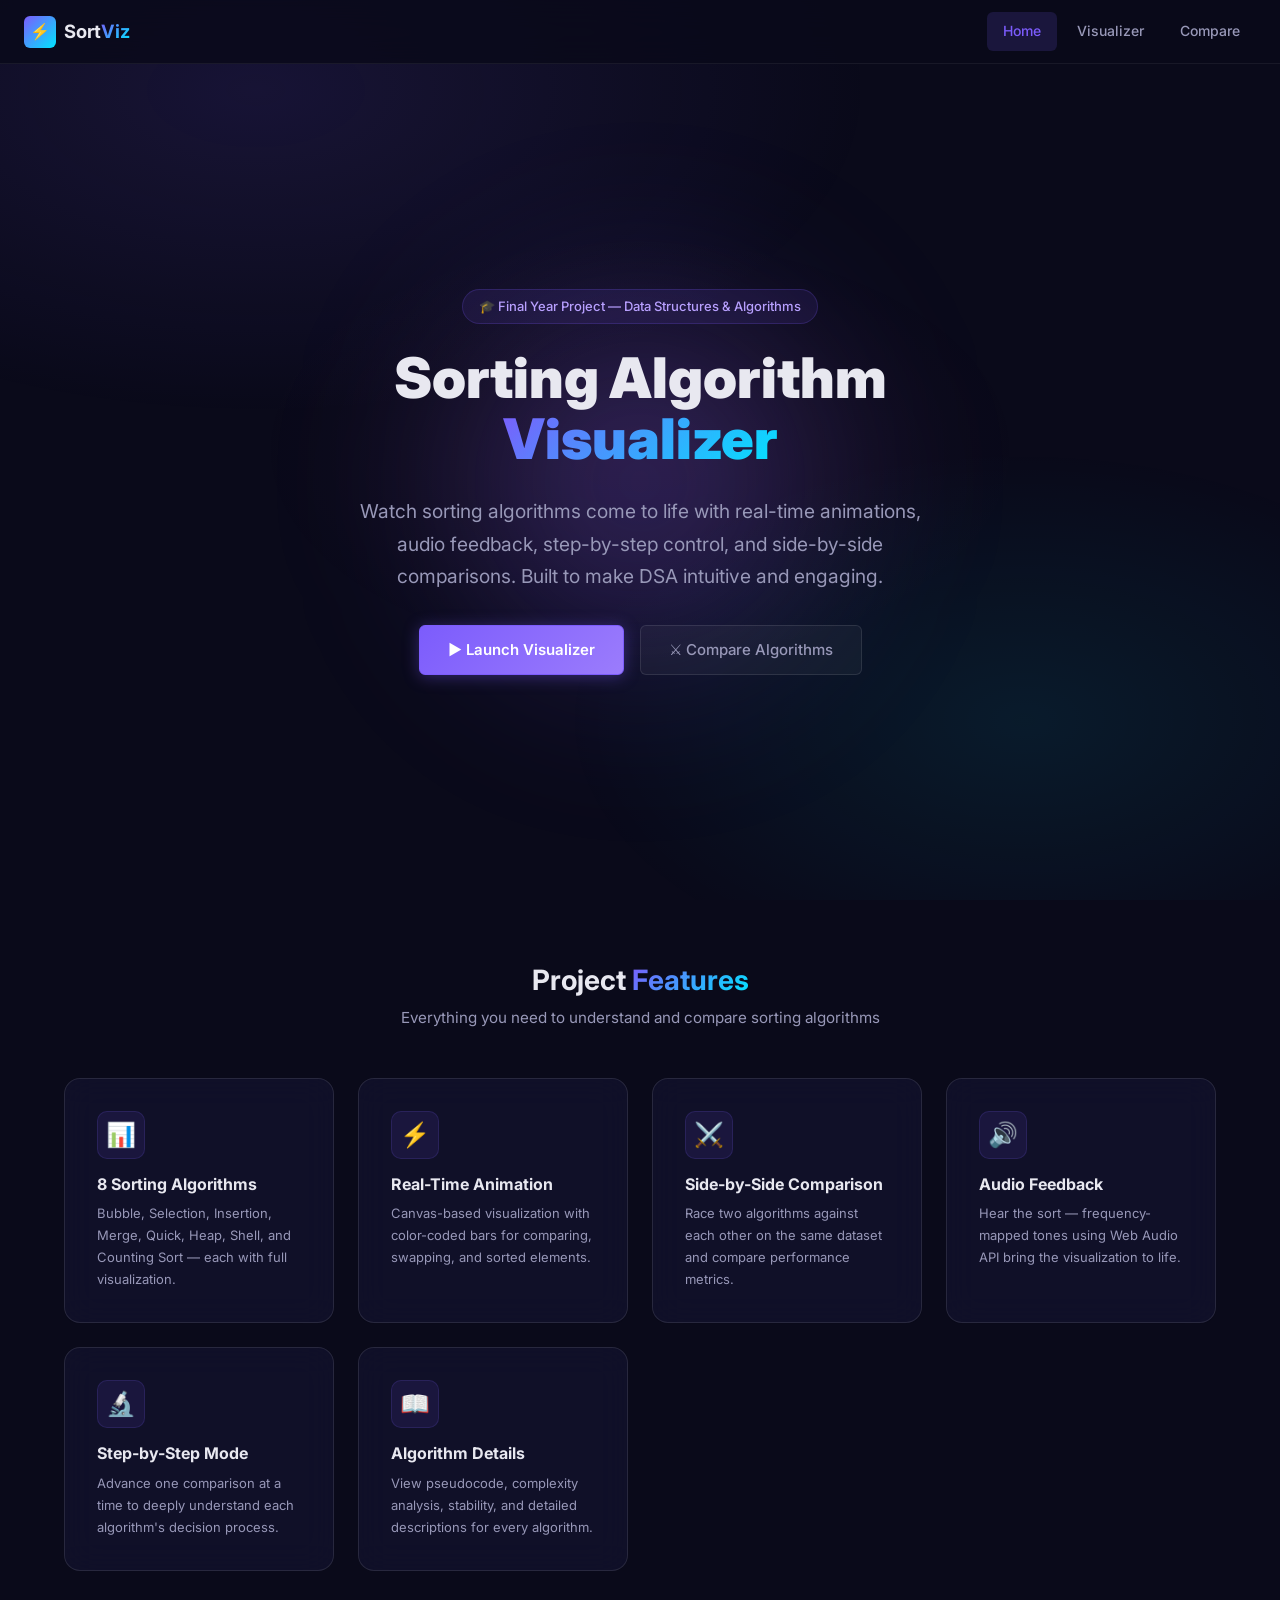
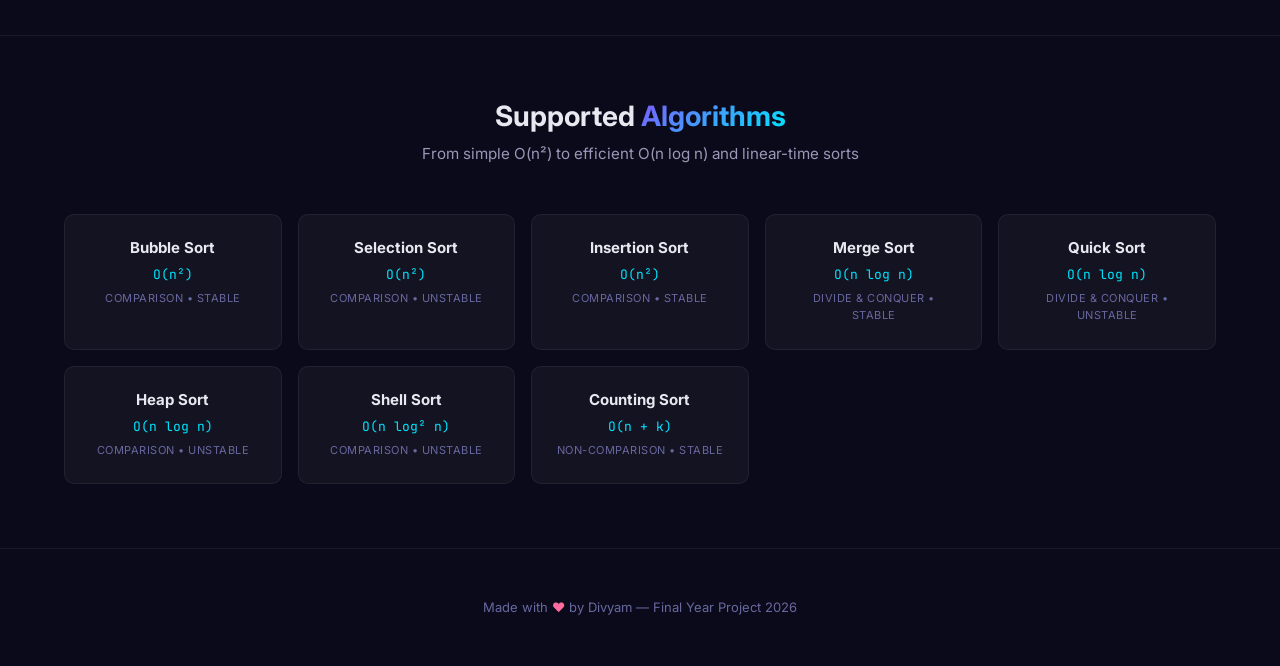
<file: index.html>
<!DOCTYPE html>
<html lang="en">
<head>
  <meta charset="UTF-8">
  <meta name="viewport" content="width=device-width, initial-scale=1.0">
  <title>DSA Sorting Visualizer — by Divyam</title>
  <meta name="description" content="An interactive sorting algorithm visualizer. Compare Bubble, Selection, Insertion, Merge, Quick, Heap, Shell, and Counting Sort with real-time animations, audio feedback, and side-by-side comparisons.">
  <link rel="stylesheet" href="css/base.css">
  <link rel="stylesheet" href="css/components.css">
  <link rel="stylesheet" href="css/landing.css">
</head>
<body>

  <!-- Navbar -->
  <div class="navbar">
    <a href="index.html" class="logo">
      <div class="logo-icon">⚡</div>
      <span>Sort<span class="text-gradient">Viz</span></span>
    </a>
    <nav>
      <a href="index.html" class="nav-link active">Home</a>
      <a href="visualizer.html" class="nav-link">Visualizer</a>
      <a href="compare.html" class="nav-link">Compare</a>
    </nav>
  </div>

  <div class="landing-page">

    <!-- Hero Section -->
    <section class="hero">
      <div class="hero-glow"></div>
      <div class="hero-badge">🎓 Final Year Project — Data Structures & Algorithms</div>
      <h1>Sorting Algorithm<br><span class="text-gradient">Visualizer</span></h1>
      <p class="hero-subtitle">
        Watch sorting algorithms come to life with real-time animations, audio feedback, step-by-step control, and side-by-side comparisons. Built to make DSA intuitive and engaging.
      </p>
      <div class="hero-actions">
        <a href="visualizer.html" class="btn btn-primary">▶ Launch Visualizer</a>
        <a href="compare.html" class="btn">⚔ Compare Algorithms</a>
      </div>
    </section>

    <!-- Features Section -->
    <section class="features-section">
      <div class="container">
        <div class="section-header">
          <h2>Project <span class="text-gradient">Features</span></h2>
          <p>Everything you need to understand and compare sorting algorithms</p>
        </div>
        <div class="features-grid">
          <div class="feature-card">
            <div class="feature-icon">📊</div>
            <h3>8 Sorting Algorithms</h3>
            <p>Bubble, Selection, Insertion, Merge, Quick, Heap, Shell, and Counting Sort — each with full visualization.</p>
          </div>
          <div class="feature-card">
            <div class="feature-icon">⚡</div>
            <h3>Real-Time Animation</h3>
            <p>Canvas-based visualization with color-coded bars for comparing, swapping, and sorted elements.</p>
          </div>
          <div class="feature-card">
            <div class="feature-icon">⚔️</div>
            <h3>Side-by-Side Comparison</h3>
            <p>Race two algorithms against each other on the same dataset and compare performance metrics.</p>
          </div>
          <div class="feature-card">
            <div class="feature-icon">🔊</div>
            <h3>Audio Feedback</h3>
            <p>Hear the sort — frequency-mapped tones using Web Audio API bring the visualization to life.</p>
          </div>
          <div class="feature-card">
            <div class="feature-icon">🔬</div>
            <h3>Step-by-Step Mode</h3>
            <p>Advance one comparison at a time to deeply understand each algorithm's decision process.</p>
          </div>
          <div class="feature-card">
            <div class="feature-icon">📖</div>
            <h3>Algorithm Details</h3>
            <p>View pseudocode, complexity analysis, stability, and detailed descriptions for every algorithm.</p>
          </div>
        </div>
      </div>
    </section>

    <!-- Algorithms Showcase -->
    <section class="algo-section">
      <div class="container">
        <div class="section-header">
          <h2>Supported <span class="text-gradient">Algorithms</span></h2>
          <p>From simple O(n²) to efficient O(n log n) and linear-time sorts</p>
        </div>
        <div class="algo-grid">
          <div class="algo-card">
            <h4>Bubble Sort</h4>
            <div class="complexity">O(n²)</div>
            <div class="algo-type">Comparison • Stable</div>
          </div>
          <div class="algo-card">
            <h4>Selection Sort</h4>
            <div class="complexity">O(n²)</div>
            <div class="algo-type">Comparison • Unstable</div>
          </div>
          <div class="algo-card">
            <h4>Insertion Sort</h4>
            <div class="complexity">O(n²)</div>
            <div class="algo-type">Comparison • Stable</div>
          </div>
          <div class="algo-card">
            <h4>Merge Sort</h4>
            <div class="complexity">O(n log n)</div>
            <div class="algo-type">Divide & Conquer • Stable</div>
          </div>
          <div class="algo-card">
            <h4>Quick Sort</h4>
            <div class="complexity">O(n log n)</div>
            <div class="algo-type">Divide & Conquer • Unstable</div>
          </div>
          <div class="algo-card">
            <h4>Heap Sort</h4>
            <div class="complexity">O(n log n)</div>
            <div class="algo-type">Comparison • Unstable</div>
          </div>
          <div class="algo-card">
            <h4>Shell Sort</h4>
            <div class="complexity">O(n log² n)</div>
            <div class="algo-type">Comparison • Unstable</div>
          </div>
          <div class="algo-card">
            <h4>Counting Sort</h4>
            <div class="complexity">O(n + k)</div>
            <div class="algo-type">Non-Comparison • Stable</div>
          </div>
        </div>
      </div>
    </section>

    <!-- Footer -->
    <footer class="footer">
      <div class="container">
        <p>Made with <span class="heart">♥</span> by Divyam — Final Year Project 2026</p>
      </div>
    </footer>

  </div>

</body>
</html>
</file>
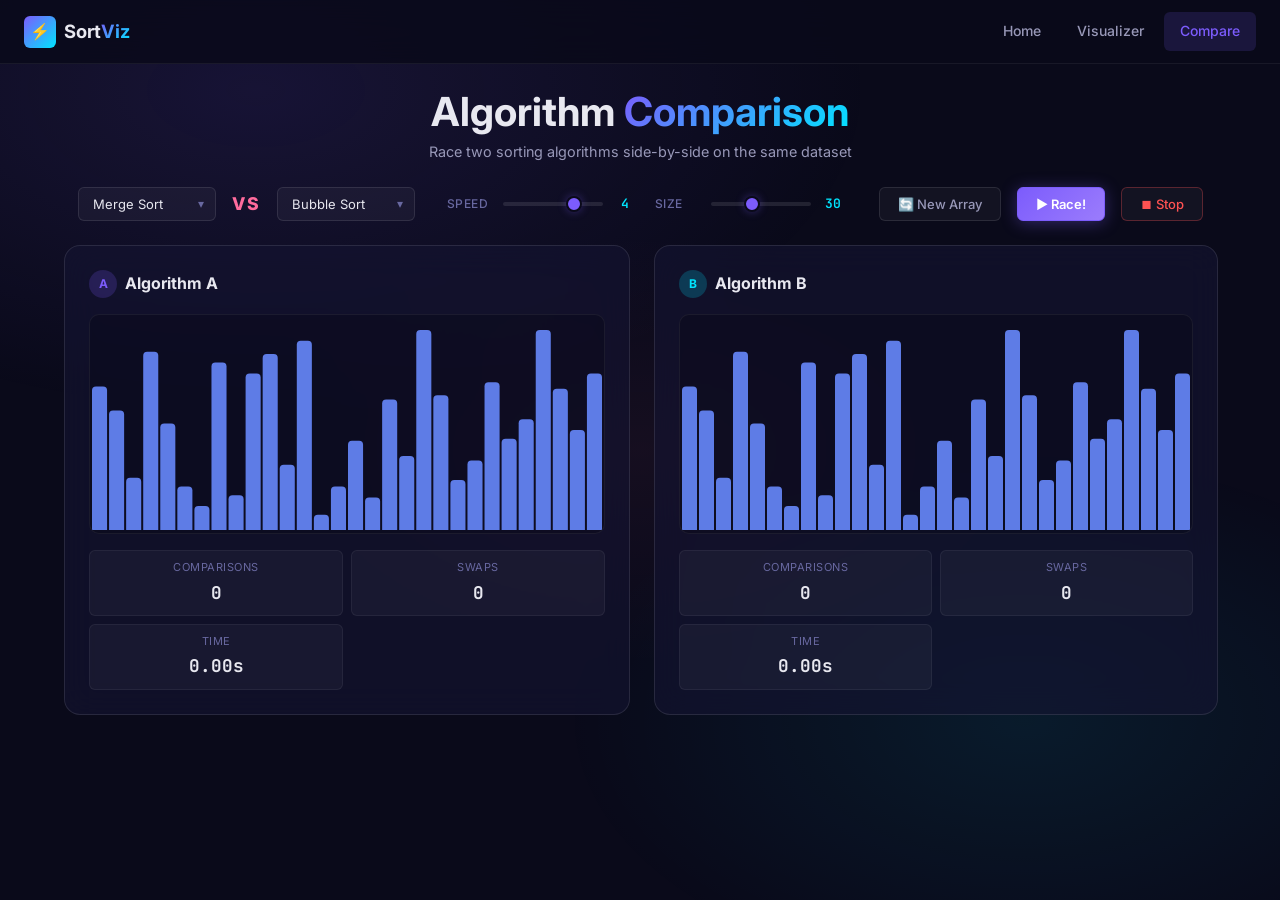
<file: compare.html>
<!DOCTYPE html>
<html lang="en">
<head>
  <meta charset="UTF-8">
  <meta name="viewport" content="width=device-width, initial-scale=1.0">
  <title>Compare — DSA Sorting Visualizer</title>
  <meta name="description" content="Race two sorting algorithms side-by-side on the same dataset. Compare performance metrics in real time.">
  <link rel="stylesheet" href="css/base.css">
  <link rel="stylesheet" href="css/components.css">
  <link rel="stylesheet" href="css/compare.css">
</head>
<body>

  <!-- Navbar -->
  <div class="navbar">
    <a href="index.html" class="logo">
      <div class="logo-icon">⚡</div>
      <span>Sort<span class="text-gradient">Viz</span></span>
    </a>
    <nav>
      <a href="index.html" class="nav-link">Home</a>
      <a href="visualizer.html" class="nav-link">Visualizer</a>
      <a href="compare.html" class="nav-link active">Compare</a>
    </nav>
  </div>

  <div class="compare-page">
    <div class="container">

      <!-- Header -->
      <div class="compare-header">
        <h1>Algorithm <span class="text-gradient">Comparison</span></h1>
        <p>Race two sorting algorithms side-by-side on the same dataset</p>
      </div>

      <!-- Setup Controls -->
      <div class="compare-setup">
        <div class="select-wrap">
          <select id="algo-select-a">
            <option value="bubble">Bubble Sort</option>
            <option value="selection">Selection Sort</option>
            <option value="insertion">Insertion Sort</option>
            <option value="merge" selected>Merge Sort</option>
            <option value="quick">Quick Sort</option>
            <option value="heap">Heap Sort</option>
            <option value="shell">Shell Sort</option>
            <option value="counting">Counting Sort</option>
          </select>
        </div>
        <span class="vs-label">VS</span>
        <div class="select-wrap">
          <select id="algo-select-b">
            <option value="bubble" selected>Bubble Sort</option>
            <option value="selection">Selection Sort</option>
            <option value="insertion">Insertion Sort</option>
            <option value="merge">Merge Sort</option>
            <option value="quick">Quick Sort</option>
            <option value="heap">Heap Sort</option>
            <option value="shell">Shell Sort</option>
            <option value="counting">Counting Sort</option>
          </select>
        </div>
        <div class="divider"></div>
        <div class="range-control">
          <span class="range-label">Speed</span>
          <input type="range" id="compare-speed" min="1" max="5" value="4" step="1">
          <span class="range-value" id="compare-speed-val">4</span>
        </div>
        <div class="range-control">
          <span class="range-label">Size</span>
          <input type="range" id="compare-size" min="10" max="60" value="30" step="5">
          <span class="range-value" id="compare-size-val">30</span>
        </div>
        <div class="divider"></div>
        <button class="btn" id="compare-new-array">🔄 New Array</button>
        <button class="btn btn-primary" id="compare-start">▶ Race!</button>
        <button class="btn btn-danger" id="compare-stop">⏹ Stop</button>
      </div>

      <!-- Dual Canvas Grid -->
      <div class="compare-grid">
        <!-- Panel A -->
        <div class="compare-panel panel-a">
          <div class="compare-panel-header">
            <div class="compare-panel-title">
              <span class="panel-num">A</span>
              <span>Algorithm A</span>
            </div>
          </div>
          <div class="compare-canvas-wrap">
            <canvas id="canvas-a"></canvas>
          </div>
          <div class="compare-stats">
            <div class="compare-stat">
              <div class="label">Comparisons</div>
              <div class="value" id="comp-a-comparisons">0</div>
            </div>
            <div class="compare-stat">
              <div class="label">Swaps</div>
              <div class="value" id="comp-a-swaps">0</div>
            </div>
            <div class="compare-stat">
              <div class="label">Time</div>
              <div class="value" id="comp-a-time">0.00s</div>
            </div>
          </div>
        </div>

        <!-- Panel B -->
        <div class="compare-panel panel-b">
          <div class="compare-panel-header">
            <div class="compare-panel-title">
              <span class="panel-num">B</span>
              <span>Algorithm B</span>
            </div>
          </div>
          <div class="compare-canvas-wrap">
            <canvas id="canvas-b"></canvas>
          </div>
          <div class="compare-stats">
            <div class="compare-stat">
              <div class="label">Comparisons</div>
              <div class="value" id="comp-b-comparisons">0</div>
            </div>
            <div class="compare-stat">
              <div class="label">Swaps</div>
              <div class="value" id="comp-b-swaps">0</div>
            </div>
            <div class="compare-stat">
              <div class="label">Time</div>
              <div class="value" id="comp-b-time">0.00s</div>
            </div>
          </div>
        </div>
      </div>

      <!-- Result Banner -->
      <div class="compare-result" id="compare-result">
        <h2>🏆 <span id="winner-name">Winner!</span></h2>
        <p class="result-details" id="result-details"></p>
      </div>

    </div>
  </div>

  <!-- Scripts -->
  <script src="js/algorithms/bubble.js"></script>
  <script src="js/algorithms/selection.js"></script>
  <script src="js/algorithms/insertion.js"></script>
  <script src="js/algorithms/merge.js"></script>
  <script src="js/algorithms/quick.js"></script>
  <script src="js/algorithms/heap.js"></script>
  <script src="js/algorithms/shell.js"></script>
  <script src="js/algorithms/counting.js"></script>
  <script src="js/visualizer.js"></script>
  <script src="js/compare.js"></script>
  <script>
    // Register algorithms so Compare can look them up
    Visualizer.registerAlgorithm(BubbleSort);
    Visualizer.registerAlgorithm(SelectionSort);
    Visualizer.registerAlgorithm(InsertionSort);
    Visualizer.registerAlgorithm(MergeSort);
    Visualizer.registerAlgorithm(QuickSort);
    Visualizer.registerAlgorithm(HeapSort);
    Visualizer.registerAlgorithm(ShellSort);
    Visualizer.registerAlgorithm(CountingSort);
    // Init compare page
    Compare.init();
  </script>

</body>
</html>
</file>
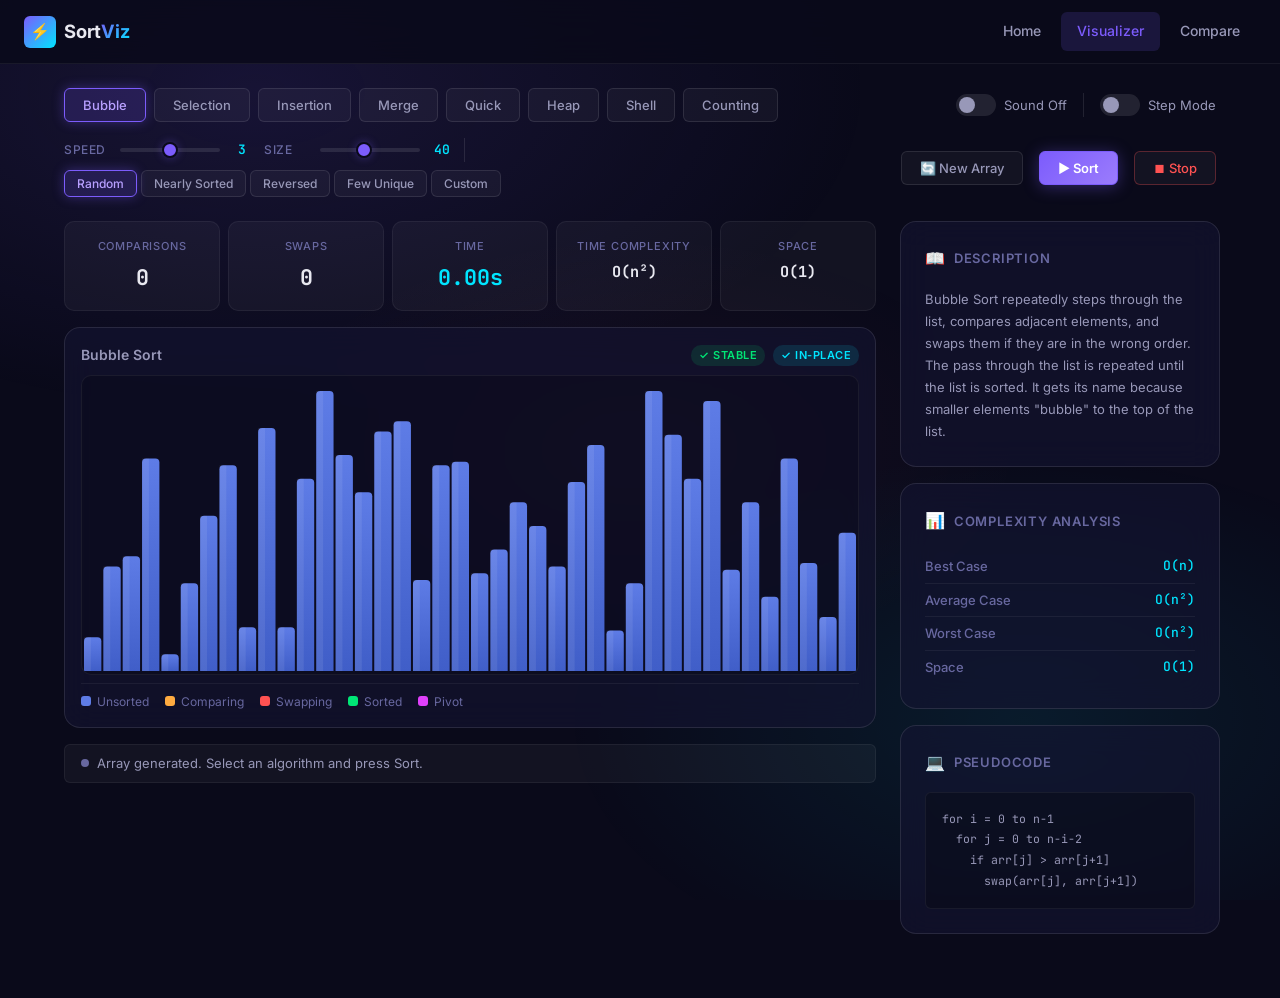
<file: visualizer.html>
<!DOCTYPE html>
<html lang="en">
<head>
  <meta charset="UTF-8">
  <meta name="viewport" content="width=device-width, initial-scale=1.0">
  <title>Visualizer — DSA Sorting Visualizer</title>
  <meta name="description" content="Interactive sorting algorithm visualizer with 8 algorithms, audio feedback, step-by-step mode, and real-time statistics.">
  <link rel="stylesheet" href="css/base.css">
  <link rel="stylesheet" href="css/components.css">
  <link rel="stylesheet" href="css/visualizer.css">
</head>
<body>

  <!-- Navbar -->
  <div class="navbar">
    <a href="index.html" class="logo">
      <div class="logo-icon">⚡</div>
      <span>Sort<span class="text-gradient">Viz</span></span>
    </a>
    <nav>
      <a href="index.html" class="nav-link">Home</a>
      <a href="visualizer.html" class="nav-link active">Visualizer</a>
      <a href="compare.html" class="nav-link">Compare</a>
    </nav>
  </div>

  <div class="viz-page">
    <div class="container">

      <!-- Algorithm Selection -->
      <div class="controls-section">
        <div class="controls-left">
          <div class="btn-group">
            <button class="btn algo-btn active" data-algo="bubble">Bubble</button>
            <button class="btn algo-btn" data-algo="selection">Selection</button>
            <button class="btn algo-btn" data-algo="insertion">Insertion</button>
            <button class="btn algo-btn" data-algo="merge">Merge</button>
            <button class="btn algo-btn" data-algo="quick">Quick</button>
            <button class="btn algo-btn" data-algo="heap">Heap</button>
            <button class="btn algo-btn" data-algo="shell">Shell</button>
            <button class="btn algo-btn" data-algo="counting">Counting</button>
          </div>
        </div>
        <div class="controls-right">
          <label class="toggle-wrap">
            <div class="toggle">
              <input type="checkbox" id="audio-toggle">
              <span class="toggle-slider"></span>
            </div>
            <span id="audio-label">Sound Off</span>
          </label>
          <div class="divider"></div>
          <label class="toggle-wrap">
            <div class="toggle">
              <input type="checkbox" id="step-toggle">
              <span class="toggle-slider"></span>
            </div>
            <span>Step Mode</span>
          </label>
        </div>
      </div>

      <!-- Speed, Size, Array Mode, Actions -->
      <div class="controls-section">
        <div class="controls-left">
          <div class="range-control">
            <span class="range-label">Speed</span>
            <input type="range" id="speed" min="1" max="5" value="3" step="1">
            <span class="range-value" id="speed-val">3</span>
          </div>
          <div class="range-control">
            <span class="range-label">Size</span>
            <input type="range" id="size" min="10" max="80" value="40" step="5">
            <span class="range-value" id="size-val">40</span>
          </div>
          <div class="divider"></div>
          <div class="array-mode-btns">
            <button class="btn array-mode-btn active" data-mode="random">Random</button>
            <button class="btn array-mode-btn" data-mode="nearly">Nearly Sorted</button>
            <button class="btn array-mode-btn" data-mode="reversed">Reversed</button>
            <button class="btn array-mode-btn" data-mode="few-unique">Few Unique</button>
            <button class="btn array-mode-btn" data-mode="custom">Custom</button>
          </div>
        </div>
        <div class="controls-right">
          <button class="btn" id="btn-new-array">🔄 New Array</button>
          <button class="btn btn-primary" id="btn-sort">▶ Sort</button>
          <button class="btn btn-danger" id="btn-stop">⏹ Stop</button>
          <button class="btn" id="btn-step" style="display:none;">⏭ Step</button>
        </div>
      </div>

      <!-- Custom array input (hidden by default) -->
      <div class="controls-section" id="custom-input-wrap" style="display:none;">
        <div class="custom-array-input">
          <input type="text" id="custom-array-input" class="text-input" placeholder="e.g. 45, 23, 78, 12, 56, 90, 34">
          <button class="btn btn-primary" id="btn-apply-custom">Apply</button>
        </div>
      </div>

      <!-- Main Layout: Canvas + Sidebar -->
      <div class="viz-layout">

        <!-- Left: Canvas + Stats -->
        <div>
          <!-- Stats Row -->
          <div class="stats-grid" style="margin-bottom: var(--space-md);">
            <div class="stat-box">
              <div class="stat-label">Comparisons</div>
              <div class="stat-value" id="comparisons">0</div>
            </div>
            <div class="stat-box">
              <div class="stat-label">Swaps</div>
              <div class="stat-value" id="swaps">0</div>
            </div>
            <div class="stat-box">
              <div class="stat-label">Time</div>
              <div class="stat-value highlight" id="timer">0.00s</div>
            </div>
            <div class="stat-box">
              <div class="stat-label">Time Complexity</div>
              <div class="stat-value" id="stat-time-complexity" style="font-size:0.95rem;">O(n²)</div>
            </div>
            <div class="stat-box">
              <div class="stat-label">Space</div>
              <div class="stat-value" id="stat-space-complexity" style="font-size:0.95rem;">O(1)</div>
            </div>
          </div>

          <!-- Canvas -->
          <div class="canvas-card">
            <div class="canvas-header">
              <span class="canvas-title" id="algo-title">Bubble Sort</span>
              <div id="algo-properties" class="properties"></div>
            </div>
            <div id="canvas-wrap">
              <canvas id="canvas"></canvas>
            </div>
            <div class="legend">
              <div class="legend-item"><div class="legend-dot" style="background:var(--bar-default)"></div> Unsorted</div>
              <div class="legend-item"><div class="legend-dot" style="background:var(--bar-comparing)"></div> Comparing</div>
              <div class="legend-item"><div class="legend-dot" style="background:var(--bar-swapping)"></div> Swapping</div>
              <div class="legend-item"><div class="legend-dot" style="background:var(--bar-sorted)"></div> Sorted</div>
              <div class="legend-item"><div class="legend-dot" style="background:var(--bar-pivot)"></div> Pivot</div>
            </div>
          </div>

          <!-- Status Bar -->
          <div class="status-bar" style="margin-top: var(--space-md);">
            <div class="status-dot idle" id="status-dot"></div>
            <span id="status-text">Press "New Array" then "Sort" to begin.</span>
          </div>
        </div>

        <!-- Right: Info Panel -->
        <div class="info-panel">
          <!-- Description -->
          <div class="info-card">
            <div class="info-card-title"><span class="icon">📖</span> Description</div>
            <p class="algo-description" id="algo-description">
              Bubble Sort repeatedly steps through the list, compares adjacent elements, and swaps them if they are in the wrong order.
            </p>
          </div>

          <!-- Complexity -->
          <div class="info-card">
            <div class="info-card-title"><span class="icon">📊</span> Complexity Analysis</div>
            <table class="complexity-table">
              <tbody id="complexity-body">
                <tr><td>Best Case</td><td>O(n)</td></tr>
                <tr><td>Average Case</td><td>O(n²)</td></tr>
                <tr><td>Worst Case</td><td>O(n²)</td></tr>
                <tr><td>Space</td><td>O(1)</td></tr>
              </tbody>
            </table>
          </div>

          <!-- Pseudocode -->
          <div class="info-card">
            <div class="info-card-title"><span class="icon">💻</span> Pseudocode</div>
            <div class="pseudocode" id="pseudocode">for i = 0 to n-1
  for j = 0 to n-i-2
    if arr[j] > arr[j+1]
      swap(arr[j], arr[j+1])</div>
          </div>
        </div>

      </div>
    </div>
  </div>

  <!-- Scripts -->
  <script src="js/audio.js"></script>
  <script src="js/algorithms/bubble.js"></script>
  <script src="js/algorithms/selection.js"></script>
  <script src="js/algorithms/insertion.js"></script>
  <script src="js/algorithms/merge.js"></script>
  <script src="js/algorithms/quick.js"></script>
  <script src="js/algorithms/heap.js"></script>
  <script src="js/algorithms/shell.js"></script>
  <script src="js/algorithms/counting.js"></script>
  <script src="js/visualizer.js"></script>
  <script src="js/controls.js"></script>
  <script>
    // Register all algorithms
    Visualizer.registerAlgorithm(BubbleSort);
    Visualizer.registerAlgorithm(SelectionSort);
    Visualizer.registerAlgorithm(InsertionSort);
    Visualizer.registerAlgorithm(MergeSort);
    Visualizer.registerAlgorithm(QuickSort);
    Visualizer.registerAlgorithm(HeapSort);
    Visualizer.registerAlgorithm(ShellSort);
    Visualizer.registerAlgorithm(CountingSort);
    // Init controls
    Controls.init();
  </script>

</body>
</html>
</file>
<file: css/base.css>
/* ============================================
   DSA Sorting Visualizer — Design System
   base.css — Variables, Reset, Typography
   ============================================ */

@import url('https://fonts.googleapis.com/css2?family=Inter:wght@300;400;500;600;700;800;900&family=JetBrains+Mono:wght@400;500;600&display=swap');

/* --- Color Tokens --- */
:root {
  /* Background layers */
  --bg-primary: #0a0a1a;
  --bg-secondary: #10102a;
  --bg-card: rgba(20, 20, 50, 0.6);
  --bg-card-solid: #14143a;
  --bg-glass: rgba(255, 255, 255, 0.04);
  --bg-glass-hover: rgba(255, 255, 255, 0.08);
  --bg-input: rgba(255, 255, 255, 0.06);

  /* Accent colors */
  --accent-primary: #7c5cfc;
  --accent-primary-glow: rgba(124, 92, 252, 0.35);
  --accent-secondary: #00e5ff;
  --accent-secondary-glow: rgba(0, 229, 255, 0.25);
  --accent-tertiary: #ff6b9d;
  --accent-success: #00e676;
  --accent-warning: #ffab40;
  --accent-danger: #ff5252;

  /* Text */
  --text-primary: #e8e8f0;
  --text-secondary: #9898b8;
  --text-muted: #6868a0;
  --text-accent: #b8a0ff;

  /* Borders */
  --border-subtle: rgba(255, 255, 255, 0.06);
  --border-default: rgba(255, 255, 255, 0.10);
  --border-accent: rgba(124, 92, 252, 0.30);

  /* Bar colors for visualizer */
  --bar-default: #5e7ce6;
  --bar-comparing: #ffab40;
  --bar-swapping: #ff5252;
  --bar-sorted: #00e676;
  --bar-pivot: #e040fb;
  --bar-selected: #00e5ff;

  /* Shadows */
  --shadow-sm: 0 2px 8px rgba(0, 0, 0, 0.3);
  --shadow-md: 0 4px 24px rgba(0, 0, 0, 0.4);
  --shadow-lg: 0 8px 48px rgba(0, 0, 0, 0.5);
  --shadow-glow: 0 0 30px var(--accent-primary-glow);

  /* Radii */
  --radius-sm: 6px;
  --radius-md: 10px;
  --radius-lg: 16px;
  --radius-xl: 24px;

  /* Spacing */
  --space-xs: 4px;
  --space-sm: 8px;
  --space-md: 16px;
  --space-lg: 24px;
  --space-xl: 32px;
  --space-2xl: 48px;
  --space-3xl: 64px;

  /* Transitions */
  --transition-fast: 0.15s cubic-bezier(0.4, 0, 0.2, 1);
  --transition-normal: 0.25s cubic-bezier(0.4, 0, 0.2, 1);
  --transition-slow: 0.4s cubic-bezier(0.4, 0, 0.2, 1);

  /* Layout */
  --max-width: 1200px;
  --nav-height: 64px;
}

/* --- Reset --- */
*, *::before, *::after {
  box-sizing: border-box;
  margin: 0;
  padding: 0;
}

html {
  scroll-behavior: smooth;
  -webkit-font-smoothing: antialiased;
  -moz-osx-font-smoothing: grayscale;
}

body {
  font-family: 'Inter', -apple-system, BlinkMacSystemFont, sans-serif;
  background: var(--bg-primary);
  color: var(--text-primary);
  min-height: 100vh;
  line-height: 1.6;
  overflow-x: hidden;
}

/* Animated background gradient */
body::before {
  content: '';
  position: fixed;
  top: 0; left: 0;
  width: 100%; height: 100%;
  background:
    radial-gradient(ellipse 80% 60% at 20% 10%, rgba(124, 92, 252, 0.12), transparent 60%),
    radial-gradient(ellipse 60% 50% at 80% 80%, rgba(0, 229, 255, 0.08), transparent 60%),
    radial-gradient(ellipse 50% 40% at 50% 50%, rgba(255, 107, 157, 0.05), transparent 60%);
  pointer-events: none;
  z-index: 0;
}

img, svg { display: block; max-width: 100%; }

a {
  color: var(--accent-secondary);
  text-decoration: none;
  transition: color var(--transition-fast);
}
a:hover { color: var(--text-primary); }

ul, ol { list-style: none; }

/* --- Typography --- */
h1, h2, h3, h4, h5, h6 {
  font-weight: 700;
  line-height: 1.2;
  color: var(--text-primary);
}

h1 { font-size: clamp(1.8rem, 4vw, 2.5rem); }
h2 { font-size: clamp(1.3rem, 3vw, 1.75rem); }
h3 { font-size: clamp(1rem, 2vw, 1.25rem); }

.text-gradient {
  background: linear-gradient(135deg, var(--accent-primary), var(--accent-secondary));
  -webkit-background-clip: text;
  -webkit-text-fill-color: transparent;
  background-clip: text;
}

.text-mono {
  font-family: 'JetBrains Mono', 'Fira Code', monospace;
}

/* --- Utility --- */
.container {
  width: 100%;
  max-width: var(--max-width);
  margin: 0 auto;
  padding: 0 var(--space-lg);
  position: relative;
  z-index: 1;
}

.sr-only {
  position: absolute;
  width: 1px; height: 1px;
  padding: 0; margin: -1px;
  overflow: hidden;
  clip: rect(0,0,0,0);
  border: 0;
}

/* --- Scrollbar --- */
::-webkit-scrollbar { width: 8px; height: 8px; }
::-webkit-scrollbar-track { background: var(--bg-secondary); }
::-webkit-scrollbar-thumb {
  background: rgba(124, 92, 252, 0.3);
  border-radius: 4px;
}
::-webkit-scrollbar-thumb:hover { background: rgba(124, 92, 252, 0.5); }

/* --- Selection --- */
::selection {
  background: var(--accent-primary);
  color: #fff;
}

/* --- Keyframes --- */
@keyframes fadeIn {
  from { opacity: 0; transform: translateY(12px); }
  to { opacity: 1; transform: translateY(0); }
}

@keyframes slideUp {
  from { opacity: 0; transform: translateY(30px); }
  to { opacity: 1; transform: translateY(0); }
}

@keyframes pulse {
  0%, 100% { opacity: 1; }
  50% { opacity: 0.5; }
}

@keyframes glow {
  0%, 100% { box-shadow: 0 0 20px var(--accent-primary-glow); }
  50% { box-shadow: 0 0 40px var(--accent-primary-glow), 0 0 60px var(--accent-secondary-glow); }
}

@keyframes float {
  0%, 100% { transform: translateY(0); }
  50% { transform: translateY(-8px); }
}
</file>
<file: css/components.css>
/* ============================================
   DSA Sorting Visualizer — Components
   Navbar, Buttons, Cards, Controls, Stats
   ============================================ */

/* --- Navbar --- */
.navbar {
  position: sticky;
  top: 0;
  z-index: 100;
  height: var(--nav-height);
  display: flex;
  align-items: center;
  justify-content: space-between;
  padding: 0 var(--space-lg);
  background: rgba(10, 10, 26, 0.85);
  backdrop-filter: blur(20px);
  -webkit-backdrop-filter: blur(20px);
  border-bottom: 1px solid var(--border-subtle);
}

.navbar .logo {
  display: flex;
  align-items: center;
  gap: var(--space-sm);
  font-weight: 700;
  font-size: 1.15rem;
  color: var(--text-primary);
}

.navbar .logo-icon {
  width: 32px;
  height: 32px;
  border-radius: var(--radius-sm);
  background: linear-gradient(135deg, var(--accent-primary), var(--accent-secondary));
  display: flex;
  align-items: center;
  justify-content: center;
  font-size: 16px;
}

.navbar nav {
  display: flex;
  gap: var(--space-xs);
}

.nav-link {
  padding: var(--space-sm) var(--space-md);
  border-radius: var(--radius-sm);
  font-size: 0.875rem;
  font-weight: 500;
  color: var(--text-secondary);
  transition: all var(--transition-fast);
}

.nav-link:hover {
  background: var(--bg-glass-hover);
  color: var(--text-primary);
}

.nav-link.active {
  background: rgba(124, 92, 252, 0.15);
  color: var(--accent-primary);
}

/* --- Glass Card --- */
.card {
  background: var(--bg-card);
  backdrop-filter: blur(16px);
  -webkit-backdrop-filter: blur(16px);
  border: 1px solid var(--border-default);
  border-radius: var(--radius-lg);
  padding: var(--space-lg);
  transition: all var(--transition-normal);
}

.card:hover {
  border-color: var(--border-accent);
  box-shadow: var(--shadow-glow);
}

.card-header {
  display: flex;
  align-items: center;
  justify-content: space-between;
  margin-bottom: var(--space-md);
}

.card-title {
  font-size: 1rem;
  font-weight: 600;
  color: var(--text-primary);
}

/* --- Buttons --- */
.btn {
  display: inline-flex;
  align-items: center;
  justify-content: center;
  gap: var(--space-sm);
  padding: 8px 18px;
  font-family: 'Inter', sans-serif;
  font-size: 0.8125rem;
  font-weight: 500;
  border: 1px solid var(--border-default);
  border-radius: var(--radius-sm);
  background: var(--bg-glass);
  color: var(--text-secondary);
  cursor: pointer;
  transition: all var(--transition-fast);
  white-space: nowrap;
  user-select: none;
}

.btn:hover {
  background: var(--bg-glass-hover);
  color: var(--text-primary);
  border-color: var(--border-accent);
}

.btn:active { transform: scale(0.97); }

.btn.active {
  background: rgba(124, 92, 252, 0.18);
  border-color: var(--accent-primary);
  color: var(--text-accent);
  box-shadow: 0 0 12px var(--accent-primary-glow);
}

.btn-primary {
  background: linear-gradient(135deg, var(--accent-primary), #9b7cfc);
  border-color: var(--accent-primary);
  color: #fff;
  font-weight: 600;
  box-shadow: 0 2px 16px var(--accent-primary-glow);
}

.btn-primary:hover {
  background: linear-gradient(135deg, #6b4ce6, var(--accent-primary));
  color: #fff;
  box-shadow: 0 4px 24px var(--accent-primary-glow);
  transform: translateY(-1px);
}

.btn-danger {
  border-color: rgba(255, 82, 82, 0.3);
  color: var(--accent-danger);
}
.btn-danger:hover {
  background: rgba(255, 82, 82, 0.12);
  border-color: var(--accent-danger);
}

.btn-icon {
  width: 36px;
  height: 36px;
  padding: 0;
  font-size: 1rem;
}

.btn-group {
  display: flex;
  flex-wrap: wrap;
  gap: var(--space-sm);
}

/* --- Range Slider --- */
.range-control {
  display: flex;
  align-items: center;
  gap: var(--space-sm);
}

.range-label {
  font-size: 0.75rem;
  font-weight: 500;
  color: var(--text-muted);
  text-transform: uppercase;
  letter-spacing: 0.5px;
  min-width: 48px;
}

.range-value {
  font-size: 0.8125rem;
  font-weight: 600;
  color: var(--accent-secondary);
  min-width: 28px;
  text-align: center;
  font-family: 'JetBrains Mono', monospace;
}

input[type="range"] {
  -webkit-appearance: none;
  appearance: none;
  width: 100px;
  height: 4px;
  border-radius: 2px;
  background: rgba(255, 255, 255, 0.1);
  outline: none;
  cursor: pointer;
}

input[type="range"]::-webkit-slider-thumb {
  -webkit-appearance: none;
  width: 16px;
  height: 16px;
  border-radius: 50%;
  background: var(--accent-primary);
  border: 2px solid var(--bg-primary);
  box-shadow: 0 0 8px var(--accent-primary-glow);
  cursor: pointer;
  transition: all var(--transition-fast);
}

input[type="range"]::-webkit-slider-thumb:hover {
  transform: scale(1.2);
  box-shadow: 0 0 16px var(--accent-primary-glow);
}

input[type="range"]::-moz-range-thumb {
  width: 16px;
  height: 16px;
  border-radius: 50%;
  background: var(--accent-primary);
  border: 2px solid var(--bg-primary);
  cursor: pointer;
}

/* --- Stat Boxes --- */
.stats-grid {
  display: grid;
  grid-template-columns: repeat(auto-fit, minmax(120px, 1fr));
  gap: var(--space-sm);
}

.stat-box {
  background: var(--bg-glass);
  border: 1px solid var(--border-subtle);
  border-radius: var(--radius-md);
  padding: var(--space-md);
  text-align: center;
  transition: all var(--transition-fast);
}

.stat-box:hover {
  border-color: var(--border-accent);
  background: var(--bg-glass-hover);
}

.stat-label {
  font-size: 0.6875rem;
  font-weight: 500;
  text-transform: uppercase;
  letter-spacing: 0.8px;
  color: var(--text-muted);
  margin-bottom: var(--space-xs);
}

.stat-value {
  font-size: 1.35rem;
  font-weight: 700;
  color: var(--text-primary);
  font-family: 'JetBrains Mono', monospace;
}

.stat-value.highlight {
  color: var(--accent-secondary);
}

/* --- Select / Dropdown --- */
.select-wrap {
  position: relative;
}

.select-wrap select {
  appearance: none;
  -webkit-appearance: none;
  padding: 8px 36px 8px 14px;
  font-family: 'Inter', sans-serif;
  font-size: 0.8125rem;
  background: var(--bg-glass);
  border: 1px solid var(--border-default);
  border-radius: var(--radius-sm);
  color: var(--text-primary);
  cursor: pointer;
  outline: none;
  transition: all var(--transition-fast);
}

.select-wrap select:hover {
  border-color: var(--border-accent);
}

.select-wrap::after {
  content: '▾';
  position: absolute;
  right: 12px;
  top: 50%;
  transform: translateY(-50%);
  color: var(--text-muted);
  pointer-events: none;
  font-size: 0.75rem;
}

/* --- Input --- */
.text-input {
  padding: 8px 14px;
  font-family: 'JetBrains Mono', monospace;
  font-size: 0.8125rem;
  background: var(--bg-input);
  border: 1px solid var(--border-default);
  border-radius: var(--radius-sm);
  color: var(--text-primary);
  outline: none;
  transition: all var(--transition-fast);
  width: 100%;
}

.text-input:focus {
  border-color: var(--accent-primary);
  box-shadow: 0 0 0 3px var(--accent-primary-glow);
}

.text-input::placeholder {
  color: var(--text-muted);
}

/* --- Status Bar --- */
.status-bar {
  display: flex;
  align-items: center;
  gap: var(--space-sm);
  padding: var(--space-sm) var(--space-md);
  font-size: 0.8125rem;
  color: var(--text-secondary);
  background: var(--bg-glass);
  border-radius: var(--radius-sm);
  border: 1px solid var(--border-subtle);
  min-height: 38px;
}

.status-dot {
  width: 8px;
  height: 8px;
  border-radius: 50%;
  background: var(--accent-success);
  flex-shrink: 0;
}

.status-dot.idle { background: var(--text-muted); }
.status-dot.running { background: var(--accent-warning); animation: pulse 1s infinite; }
.status-dot.done { background: var(--accent-success); }

/* --- Toggle Switch --- */
.toggle-wrap {
  display: flex;
  align-items: center;
  gap: var(--space-sm);
  font-size: 0.8125rem;
  color: var(--text-secondary);
  cursor: pointer;
}

.toggle {
  position: relative;
  width: 40px;
  height: 22px;
}

.toggle input {
  opacity: 0;
  width: 0;
  height: 0;
}

.toggle-slider {
  position: absolute;
  inset: 0;
  background: rgba(255, 255, 255, 0.1);
  border-radius: 11px;
  transition: all var(--transition-fast);
  cursor: pointer;
}

.toggle-slider::before {
  content: '';
  position: absolute;
  top: 3px;
  left: 3px;
  width: 16px;
  height: 16px;
  border-radius: 50%;
  background: var(--text-secondary);
  transition: all var(--transition-fast);
}

.toggle input:checked + .toggle-slider {
  background: var(--accent-primary);
}

.toggle input:checked + .toggle-slider::before {
  transform: translateX(18px);
  background: #fff;
}

/* --- Tabs --- */
.tabs {
  display: flex;
  gap: 2px;
  background: var(--bg-glass);
  border-radius: var(--radius-sm);
  padding: 3px;
  border: 1px solid var(--border-subtle);
}

.tab {
  flex: 1;
  padding: 6px 16px;
  font-size: 0.8125rem;
  font-weight: 500;
  color: var(--text-muted);
  background: transparent;
  border: none;
  border-radius: 4px;
  cursor: pointer;
  transition: all var(--transition-fast);
  text-align: center;
}

.tab:hover { color: var(--text-secondary); }

.tab.active {
  background: var(--accent-primary);
  color: #fff;
  box-shadow: 0 2px 8px var(--accent-primary-glow);
}

/* --- Badge --- */
.badge {
  display: inline-flex;
  align-items: center;
  padding: 2px 8px;
  font-size: 0.6875rem;
  font-weight: 600;
  border-radius: 10px;
  text-transform: uppercase;
  letter-spacing: 0.5px;
}

.badge-stable {
  background: rgba(0, 230, 118, 0.12);
  color: var(--accent-success);
}

.badge-unstable {
  background: rgba(255, 82, 82, 0.12);
  color: var(--accent-danger);
}

.badge-inplace {
  background: rgba(0, 229, 255, 0.12);
  color: var(--accent-secondary);
}

/* --- Responsive --- */
@media (max-width: 768px) {
  .navbar {
    padding: 0 var(--space-md);
  }

  .navbar nav {
    gap: 0;
  }

  .nav-link {
    padding: var(--space-sm) var(--space-sm);
    font-size: 0.8rem;
  }

  .card {
    padding: var(--space-md);
  }

  .stats-grid {
    grid-template-columns: repeat(2, 1fr);
  }
}

@media (max-width: 480px) {
  .stats-grid {
    grid-template-columns: 1fr 1fr;
  }

  .btn-group {
    width: 100%;
  }

  .btn-group .btn {
    flex: 1;
    min-width: 0;
  }
}
</file>
<file: css/landing.css>
/* ============================================
   DSA Sorting Visualizer — Landing Page
   Hero, features, footer
   ============================================ */

.landing-page {
  animation: fadeIn 0.6s ease;
}

/* --- Hero --- */
.hero {
  min-height: calc(100vh - var(--nav-height));
  display: flex;
  flex-direction: column;
  align-items: center;
  justify-content: center;
  text-align: center;
  padding: var(--space-3xl) var(--space-lg);
  position: relative;
}

.hero-badge {
  display: inline-flex;
  align-items: center;
  gap: var(--space-sm);
  padding: 6px 16px;
  background: rgba(124, 92, 252, 0.1);
  border: 1px solid rgba(124, 92, 252, 0.2);
  border-radius: 20px;
  font-size: 0.8125rem;
  font-weight: 500;
  color: var(--text-accent);
  margin-bottom: var(--space-lg);
  animation: fadeIn 0.6s ease 0.1s both;
}

.hero h1 {
  font-size: clamp(2.2rem, 6vw, 3.5rem);
  font-weight: 900;
  line-height: 1.1;
  margin-bottom: var(--space-lg);
  animation: fadeIn 0.6s ease 0.2s both;
}

.hero-subtitle {
  font-size: clamp(1rem, 2vw, 1.2rem);
  color: var(--text-secondary);
  max-width: 600px;
  line-height: 1.7;
  margin-bottom: var(--space-xl);
  animation: fadeIn 0.6s ease 0.3s both;
}

.hero-actions {
  display: flex;
  gap: var(--space-md);
  animation: fadeIn 0.6s ease 0.4s both;
}

.hero-actions .btn {
  padding: 12px 28px;
  font-size: 0.9375rem;
}

/* Animated glow orb behind hero */
.hero-glow {
  position: absolute;
  width: 500px;
  height: 500px;
  border-radius: 50%;
  background: radial-gradient(circle, var(--accent-primary-glow), transparent 70%);
  filter: blur(80px);
  z-index: -1;
  animation: float 6s ease-in-out infinite;
}

/* --- Features Section --- */
.features-section {
  padding: var(--space-3xl) 0;
}

.section-header {
  text-align: center;
  margin-bottom: var(--space-2xl);
}

.section-header h2 {
  margin-bottom: var(--space-sm);
}

.section-header p {
  color: var(--text-secondary);
  font-size: 0.95rem;
}

.features-grid {
  display: grid;
  grid-template-columns: repeat(auto-fit, minmax(260px, 1fr));
  gap: var(--space-lg);
}

.feature-card {
  background: var(--bg-card);
  backdrop-filter: blur(16px);
  border: 1px solid var(--border-default);
  border-radius: var(--radius-lg);
  padding: var(--space-xl);
  transition: all var(--transition-normal);
  animation: slideUp 0.6s ease both;
}

.feature-card:nth-child(1) { animation-delay: 0.1s; }
.feature-card:nth-child(2) { animation-delay: 0.2s; }
.feature-card:nth-child(3) { animation-delay: 0.3s; }
.feature-card:nth-child(4) { animation-delay: 0.4s; }
.feature-card:nth-child(5) { animation-delay: 0.5s; }
.feature-card:nth-child(6) { animation-delay: 0.6s; }

.feature-card:hover {
  border-color: var(--border-accent);
  box-shadow: var(--shadow-glow);
  transform: translateY(-4px);
}

.feature-icon {
  width: 48px;
  height: 48px;
  border-radius: var(--radius-md);
  display: flex;
  align-items: center;
  justify-content: center;
  font-size: 1.5rem;
  margin-bottom: var(--space-md);
  background: rgba(124, 92, 252, 0.1);
  border: 1px solid rgba(124, 92, 252, 0.15);
}

.feature-card h3 {
  font-size: 1rem;
  margin-bottom: var(--space-sm);
}

.feature-card p {
  font-size: 0.8125rem;
  color: var(--text-secondary);
  line-height: 1.7;
}

/* --- Algorithms Section --- */
.algo-section {
  padding: var(--space-3xl) 0;
  border-top: 1px solid var(--border-subtle);
}

.algo-grid {
  display: grid;
  grid-template-columns: repeat(auto-fit, minmax(200px, 1fr));
  gap: var(--space-md);
}

.algo-card {
  background: var(--bg-glass);
  border: 1px solid var(--border-subtle);
  border-radius: var(--radius-md);
  padding: var(--space-lg);
  text-align: center;
  transition: all var(--transition-normal);
}

.algo-card:hover {
  border-color: var(--border-accent);
  background: var(--bg-glass-hover);
  transform: translateY(-2px);
}

.algo-card h4 {
  font-size: 0.9375rem;
  margin-bottom: var(--space-sm);
}

.algo-card .complexity {
  font-family: 'JetBrains Mono', monospace;
  font-size: 0.8125rem;
  color: var(--accent-secondary);
  margin-bottom: var(--space-xs);
}

.algo-card .algo-type {
  font-size: 0.6875rem;
  color: var(--text-muted);
  text-transform: uppercase;
  letter-spacing: 0.5px;
}

/* --- Footer --- */
.footer {
  padding: var(--space-2xl) 0;
  border-top: 1px solid var(--border-subtle);
  text-align: center;
}

.footer p {
  font-size: 0.8125rem;
  color: var(--text-muted);
}

.footer .heart {
  color: var(--accent-tertiary);
}

/* --- Responsive --- */
@media (max-width: 480px) {
  .hero-actions {
    flex-direction: column;
    width: 100%;
    max-width: 280px;
  }

  .hero-actions .btn {
    width: 100%;
  }
}
</file>
<file: css/compare.css>
/* ============================================
   DSA Sorting Visualizer — Compare Page
   Side-by-side dual-canvas layout
   ============================================ */

.compare-page {
  padding: var(--space-lg) 0 var(--space-3xl);
  animation: fadeIn 0.5s ease;
}

.compare-header {
  text-align: center;
  margin-bottom: var(--space-lg);
}

.compare-header h1 {
  margin-bottom: var(--space-xs);
}

.compare-header p {
  color: var(--text-secondary);
  font-size: 0.9rem;
}

/* --- Setup Row --- */
.compare-setup {
  display: flex;
  flex-wrap: wrap;
  align-items: center;
  justify-content: center;
  gap: var(--space-md);
  margin-bottom: var(--space-lg);
}

.compare-setup .vs-label {
  font-size: 1.1rem;
  font-weight: 800;
  color: var(--accent-tertiary);
  text-transform: uppercase;
  letter-spacing: 2px;
}

/* --- Dual Canvas Grid --- */
.compare-grid {
  display: grid;
  grid-template-columns: 1fr 1fr;
  gap: var(--space-lg);
  margin-bottom: var(--space-lg);
}

.compare-panel {
  background: var(--bg-card);
  backdrop-filter: blur(16px);
  border: 1px solid var(--border-default);
  border-radius: var(--radius-lg);
  padding: var(--space-lg);
  transition: all var(--transition-normal);
}

.compare-panel.winner {
  border-color: var(--accent-success);
  box-shadow: 0 0 24px rgba(0, 230, 118, 0.2);
}

.compare-panel.loser {
  border-color: var(--border-subtle);
  opacity: 0.75;
}

.compare-panel-header {
  display: flex;
  align-items: center;
  justify-content: space-between;
  margin-bottom: var(--space-md);
}

.compare-panel-title {
  font-size: 1rem;
  font-weight: 700;
  display: flex;
  align-items: center;
  gap: var(--space-sm);
}

.compare-panel-title .panel-num {
  width: 28px;
  height: 28px;
  border-radius: 50%;
  display: flex;
  align-items: center;
  justify-content: center;
  font-size: 0.75rem;
  font-weight: 700;
}

.panel-a .panel-num {
  background: rgba(124, 92, 252, 0.2);
  color: var(--accent-primary);
}

.panel-b .panel-num {
  background: rgba(0, 229, 255, 0.2);
  color: var(--accent-secondary);
}

.compare-canvas-wrap {
  width: 100%;
  height: 220px;
  border-radius: var(--radius-md);
  overflow: hidden;
  background: rgba(0, 0, 0, 0.2);
  border: 1px solid var(--border-subtle);
  margin-bottom: var(--space-md);
}

.compare-canvas-wrap canvas {
  display: block;
}

/* --- Compare Stats --- */
.compare-stats {
  display: grid;
  grid-template-columns: 1fr 1fr;
  gap: var(--space-sm);
}

.compare-stat {
  text-align: center;
  padding: var(--space-sm);
  background: var(--bg-glass);
  border-radius: var(--radius-sm);
  border: 1px solid var(--border-subtle);
}

.compare-stat .label {
  font-size: 0.6875rem;
  text-transform: uppercase;
  letter-spacing: 0.5px;
  color: var(--text-muted);
  margin-bottom: 2px;
}

.compare-stat .value {
  font-size: 1.1rem;
  font-weight: 700;
  font-family: 'JetBrains Mono', monospace;
  color: var(--text-primary);
}

/* --- Result Banner --- */
.compare-result {
  text-align: center;
  padding: var(--space-lg);
  background: var(--bg-card);
  border: 1px solid var(--border-accent);
  border-radius: var(--radius-lg);
  display: none;
}

.compare-result.visible {
  display: block;
  animation: slideUp 0.4s ease;
}

.compare-result h2 {
  margin-bottom: var(--space-sm);
}

.compare-result .winner-name {
  color: var(--accent-success);
  font-weight: 800;
}

.compare-result .result-details {
  color: var(--text-secondary);
  font-size: 0.875rem;
}

/* --- Responsive --- */
@media (max-width: 768px) {
  .compare-grid {
    grid-template-columns: 1fr;
  }

  .compare-canvas-wrap {
    height: 180px;
  }
}
</file>
<file: css/visualizer.css>
/* ============================================
   DSA Sorting Visualizer — Visualizer Page
   Canvas, bars, layout, info panel
   ============================================ */

/* --- Page Layout --- */
.viz-page {
  padding: var(--space-lg) 0 var(--space-3xl);
  animation: fadeIn 0.5s ease;
}

.viz-layout {
  display: grid;
  grid-template-columns: 1fr 320px;
  gap: var(--space-lg);
  margin-top: var(--space-lg);
}

/* --- Controls Row --- */
.controls-section {
  display: flex;
  flex-wrap: wrap;
  align-items: center;
  gap: var(--space-md);
  margin-bottom: var(--space-md);
}

.controls-left {
  display: flex;
  flex-wrap: wrap;
  align-items: center;
  gap: var(--space-sm);
  flex: 1;
}

.controls-right {
  display: flex;
  align-items: center;
  gap: var(--space-md);
}

.divider {
  width: 1px;
  height: 24px;
  background: var(--border-default);
}

/* --- Canvas Area --- */
.canvas-card {
  background: var(--bg-card);
  backdrop-filter: blur(16px);
  border: 1px solid var(--border-default);
  border-radius: var(--radius-lg);
  padding: var(--space-md);
  transition: border-color var(--transition-normal);
}

.canvas-card.sorting {
  border-color: var(--accent-primary);
  box-shadow: 0 0 24px var(--accent-primary-glow);
}

.canvas-card.done {
  border-color: var(--accent-success);
  box-shadow: 0 0 24px rgba(0, 230, 118, 0.2);
}

.canvas-header {
  display: flex;
  align-items: center;
  justify-content: space-between;
  margin-bottom: var(--space-sm);
}

.canvas-title {
  font-size: 0.875rem;
  font-weight: 600;
  color: var(--text-secondary);
}

#canvas-wrap {
  width: 100%;
  height: 300px;
  border-radius: var(--radius-md);
  overflow: hidden;
  background: rgba(0, 0, 0, 0.2);
  border: 1px solid var(--border-subtle);
}

canvas {
  display: block;
}

/* --- Legend --- */
.legend {
  display: flex;
  gap: var(--space-md);
  flex-wrap: wrap;
  margin-top: var(--space-sm);
  padding-top: var(--space-sm);
  border-top: 1px solid var(--border-subtle);
}

.legend-item {
  display: flex;
  align-items: center;
  gap: 6px;
  font-size: 0.75rem;
  color: var(--text-muted);
}

.legend-dot {
  width: 10px;
  height: 10px;
  border-radius: 3px;
  flex-shrink: 0;
}

/* --- Info Panel (sidebar) --- */
.info-panel {
  display: flex;
  flex-direction: column;
  gap: var(--space-md);
}

.info-card {
  background: var(--bg-card);
  backdrop-filter: blur(16px);
  border: 1px solid var(--border-default);
  border-radius: var(--radius-lg);
  padding: var(--space-lg);
  transition: all var(--transition-normal);
}

.info-card-title {
  font-size: 0.8125rem;
  font-weight: 600;
  color: var(--text-muted);
  text-transform: uppercase;
  letter-spacing: 0.8px;
  margin-bottom: var(--space-md);
  display: flex;
  align-items: center;
  gap: var(--space-sm);
}

.info-card-title .icon {
  font-size: 1rem;
}

/* Algorithm description */
.algo-description {
  font-size: 0.8125rem;
  line-height: 1.7;
  color: var(--text-secondary);
}

/* Complexity table */
.complexity-table {
  width: 100%;
  border-collapse: collapse;
}

.complexity-table tr {
  border-bottom: 1px solid var(--border-subtle);
}

.complexity-table tr:last-child {
  border-bottom: none;
}

.complexity-table td {
  padding: 6px 0;
  font-size: 0.8125rem;
}

.complexity-table td:first-child {
  color: var(--text-muted);
  font-weight: 500;
}

.complexity-table td:last-child {
  text-align: right;
  font-family: 'JetBrains Mono', monospace;
  color: var(--accent-secondary);
  font-weight: 500;
}

/* Pseudocode */
.pseudocode {
  background: rgba(0, 0, 0, 0.25);
  border: 1px solid var(--border-subtle);
  border-radius: var(--radius-sm);
  padding: var(--space-md);
  font-family: 'JetBrains Mono', monospace;
  font-size: 0.72rem;
  line-height: 1.8;
  color: var(--text-secondary);
  overflow-x: auto;
  white-space: pre;
}

.pseudocode .keyword {
  color: var(--accent-primary);
}

.pseudocode .comment {
  color: var(--text-muted);
  font-style: italic;
}

/* Properties badges */
.properties {
  display: flex;
  flex-wrap: wrap;
  gap: var(--space-sm);
}

/* --- Array Input Section --- */
.array-input-section {
  display: flex;
  flex-wrap: wrap;
  gap: var(--space-sm);
  align-items: center;
}

.array-mode-btns {
  display: flex;
  flex-wrap: wrap;
  gap: 4px;
}

.array-mode-btns .btn {
  font-size: 0.75rem;
  padding: 5px 12px;
}

.custom-array-input {
  display: flex;
  gap: var(--space-sm);
  align-items: center;
  flex: 1;
  min-width: 200px;
}

.custom-array-input .text-input {
  flex: 1;
}

/* --- Timer --- */
.timer-display {
  font-family: 'JetBrains Mono', monospace;
  font-size: 1.1rem;
  font-weight: 600;
  color: var(--accent-warning);
}

/* --- Step Controls --- */
.step-controls {
  display: flex;
  align-items: center;
  gap: var(--space-sm);
}

/* --- Responsive --- */
@media (max-width: 1024px) {
  .viz-layout {
    grid-template-columns: 1fr;
  }

  .info-panel {
    flex-direction: row;
    flex-wrap: wrap;
  }

  .info-card {
    flex: 1;
    min-width: 280px;
  }
}

@media (max-width: 768px) {
  #canvas-wrap {
    height: 220px;
  }

  .controls-section {
    flex-direction: column;
    align-items: stretch;
  }

  .controls-left, .controls-right {
    justify-content: center;
  }
}

@media (max-width: 480px) {
  #canvas-wrap {
    height: 180px;
  }

  .info-panel {
    flex-direction: column;
  }

  .info-card {
    min-width: 0;
  }
}
</file>
